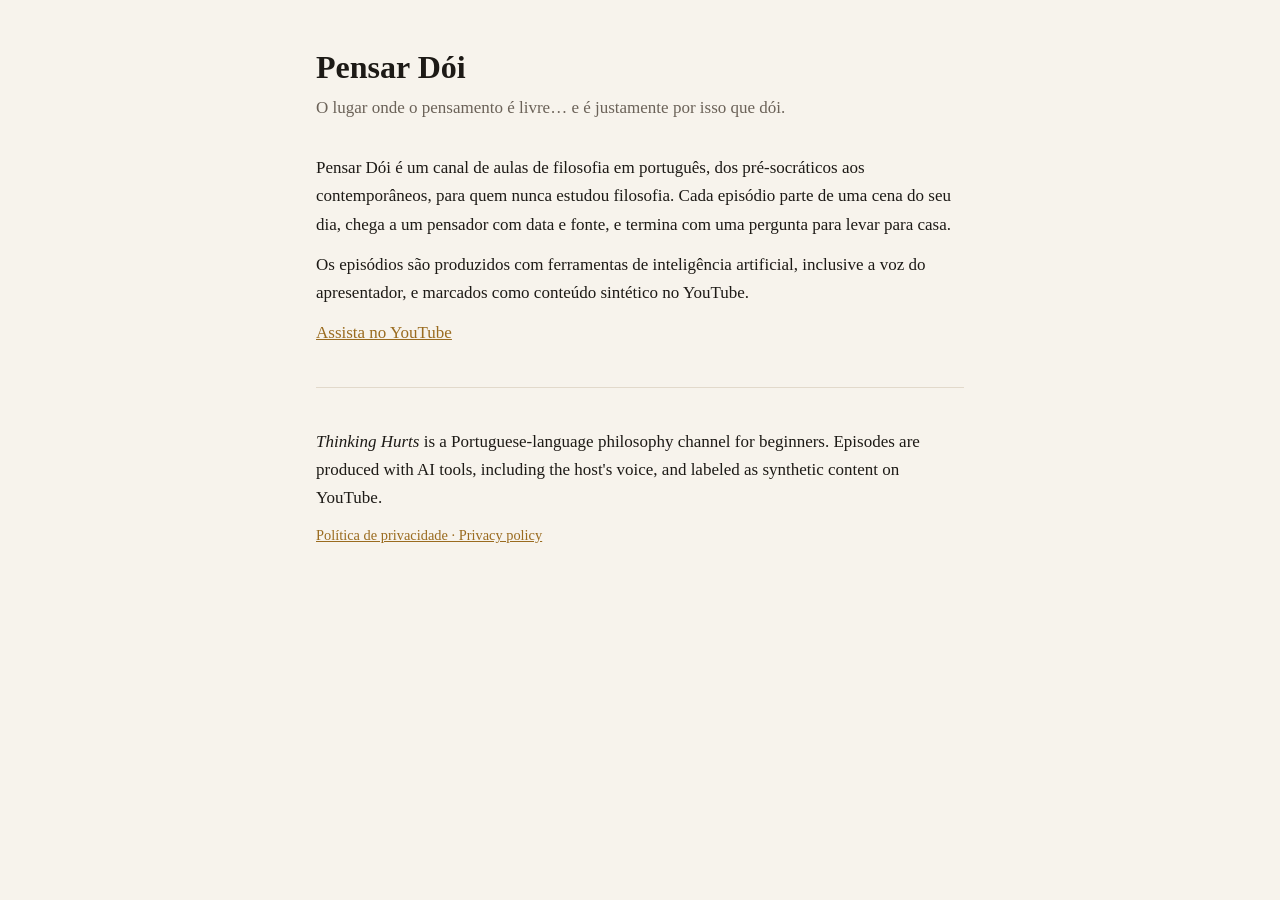
<file: index.html>
<!doctype html>
<html lang="pt-BR">
<head>
<meta charset="utf-8">
<meta name="viewport" content="width=device-width, initial-scale=1">
<title>Pensar Dói</title>
<meta name="description" content="Pensar Dói: aulas de filosofia para quem nunca estudou filosofia, com rigor e com exemplos do dia a dia.">
<link rel="stylesheet" href="estilo.css">
</head>
<body>
<main>
<h1>Pensar Dói</h1>
<p class="sub">O lugar onde o pensamento é livre… e é justamente por isso que dói.</p>
<p>Pensar Dói é um canal de aulas de filosofia em português, dos pré-socráticos aos contemporâneos, para quem nunca estudou filosofia. Cada episódio parte de uma cena do seu dia, chega a um pensador com data e fonte, e termina com uma pergunta para levar para casa.</p>
<p>Os episódios são produzidos com ferramentas de inteligência artificial, inclusive a voz do apresentador, e marcados como conteúdo sintético no YouTube.</p>
<p><a href="https://www.youtube.com/@pensar.doi.filosofia">Assista no YouTube</a></p>
<hr>
<p lang="en"><em>Thinking Hurts</em> is a Portuguese-language philosophy channel for beginners. Episodes are produced with AI tools, including the host's voice, and labeled as synthetic content on YouTube.</p>
<footer><a href="privacidade.html">Política de privacidade · Privacy policy</a></footer>
</main>
</body>
</html>
</file>
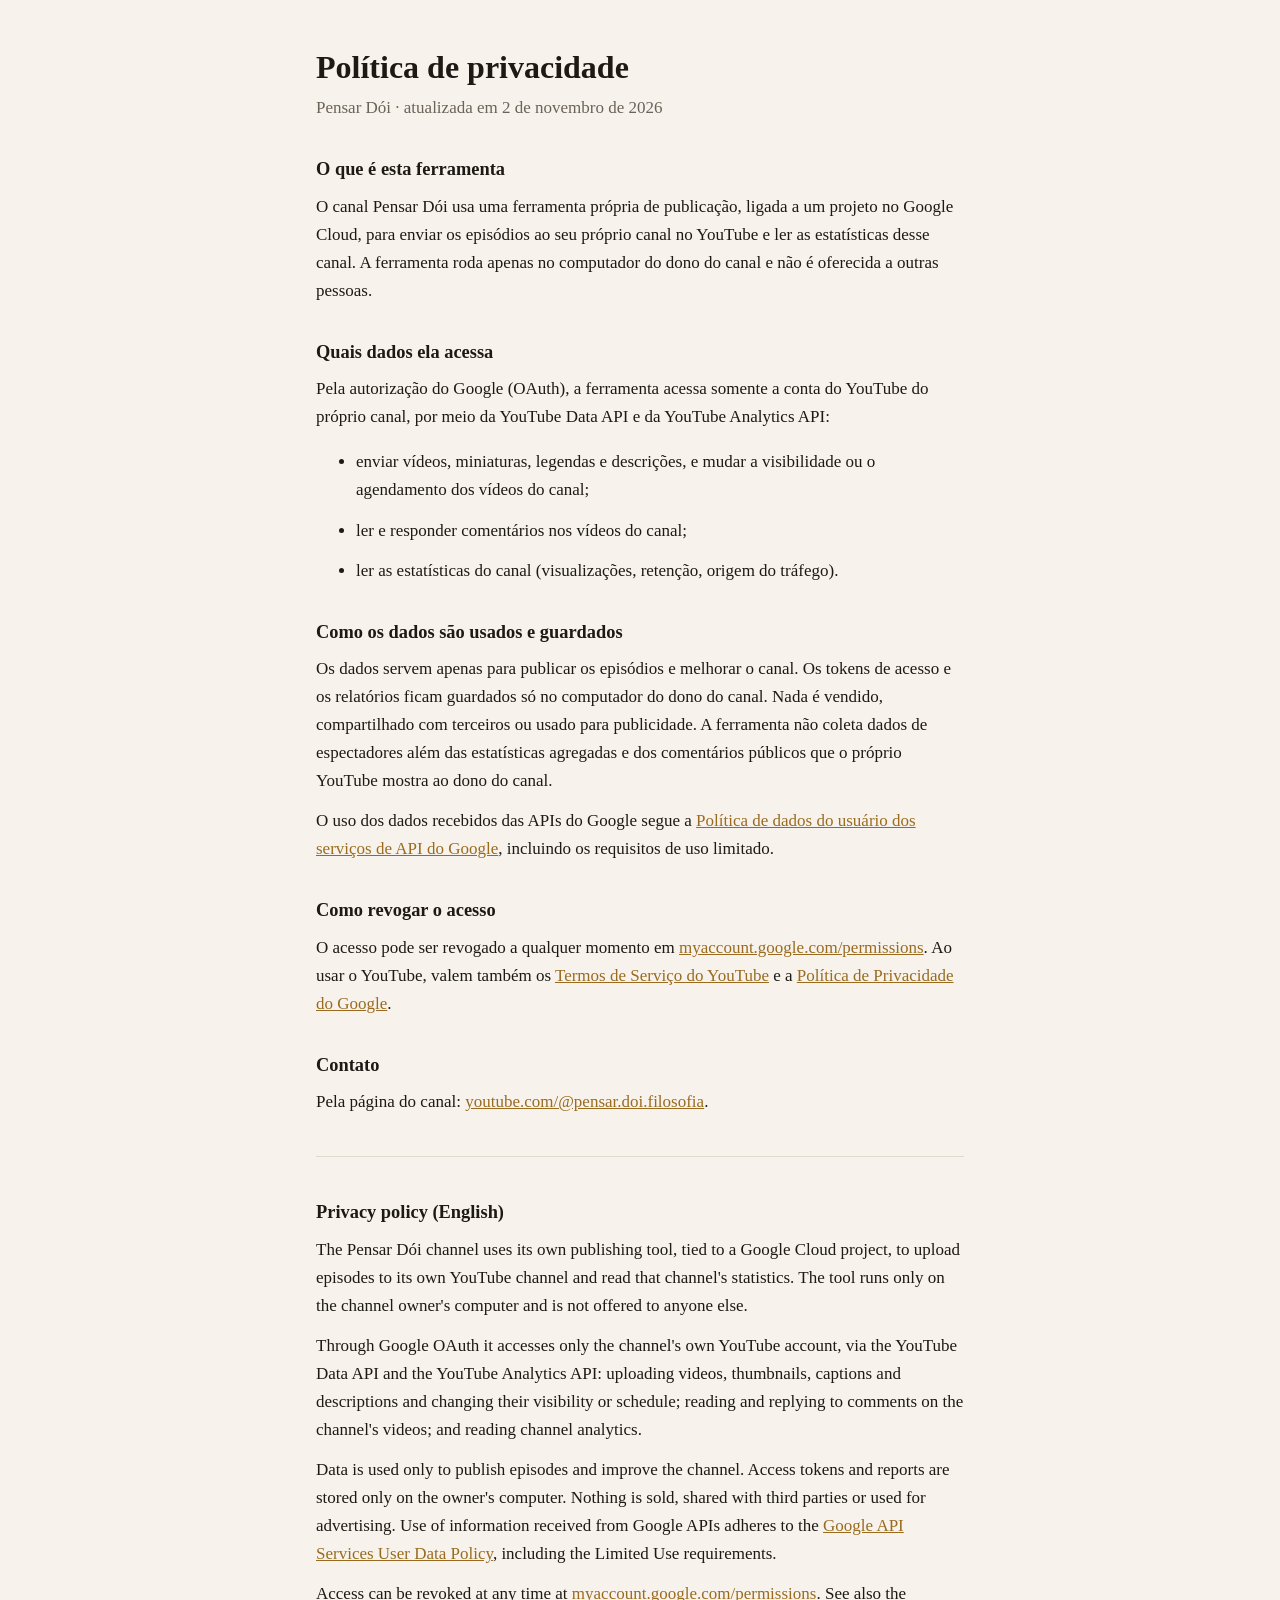
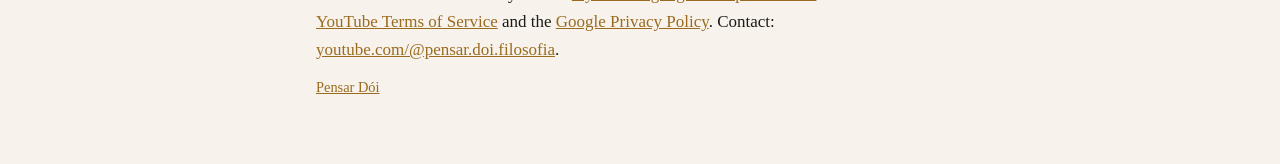
<file: privacidade.html>
<!doctype html>
<html lang="pt-BR">
<head>
<meta charset="utf-8">
<meta name="viewport" content="width=device-width, initial-scale=1">
<title>Política de privacidade</title>
<link rel="stylesheet" href="estilo.css">
</head>
<body>
<main>
<h1>Política de privacidade</h1>
<p class="sub">Pensar Dói · atualizada em 2 de novembro de 2026</p>

<h2>O que é esta ferramenta</h2>
<p>O canal Pensar Dói usa uma ferramenta própria de publicação, ligada a um projeto no Google Cloud, para enviar os episódios ao seu próprio canal no YouTube e ler as estatísticas desse canal. A ferramenta roda apenas no computador do dono do canal e não é oferecida a outras pessoas.</p>

<h2>Quais dados ela acessa</h2>
<p>Pela autorização do Google (OAuth), a ferramenta acessa somente a conta do YouTube do próprio canal, por meio da YouTube Data API e da YouTube Analytics API:</p>
<ul>
<li>enviar vídeos, miniaturas, legendas e descrições, e mudar a visibilidade ou o agendamento dos vídeos do canal;</li>
<li>ler e responder comentários nos vídeos do canal;</li>
<li>ler as estatísticas do canal (visualizações, retenção, origem do tráfego).</li>
</ul>

<h2>Como os dados são usados e guardados</h2>
<p>Os dados servem apenas para publicar os episódios e melhorar o canal. Os tokens de acesso e os relatórios ficam guardados só no computador do dono do canal. Nada é vendido, compartilhado com terceiros ou usado para publicidade. A ferramenta não coleta dados de espectadores além das estatísticas agregadas e dos comentários públicos que o próprio YouTube mostra ao dono do canal.</p>
<p>O uso dos dados recebidos das APIs do Google segue a <a href="https://developers.google.com/terms/api-services-user-data-policy">Política de dados do usuário dos serviços de API do Google</a>, incluindo os requisitos de uso limitado.</p>

<h2>Como revogar o acesso</h2>
<p>O acesso pode ser revogado a qualquer momento em <a href="https://myaccount.google.com/permissions">myaccount.google.com/permissions</a>. Ao usar o YouTube, valem também os <a href="https://www.youtube.com/t/terms">Termos de Serviço do YouTube</a> e a <a href="https://policies.google.com/privacy">Política de Privacidade do Google</a>.</p>

<h2>Contato</h2>
<p>Pela página do canal: <a href="https://www.youtube.com/@pensar.doi.filosofia">youtube.com/@pensar.doi.filosofia</a>.</p>

<hr>
<section lang="en">
<h2>Privacy policy (English)</h2>
<p>The Pensar Dói channel uses its own publishing tool, tied to a Google Cloud project, to upload episodes to its own YouTube channel and read that channel's statistics. The tool runs only on the channel owner's computer and is not offered to anyone else.</p>
<p>Through Google OAuth it accesses only the channel's own YouTube account, via the YouTube Data API and the YouTube Analytics API: uploading videos, thumbnails, captions and descriptions and changing their visibility or schedule; reading and replying to comments on the channel's videos; and reading channel analytics.</p>
<p>Data is used only to publish episodes and improve the channel. Access tokens and reports are stored only on the owner's computer. Nothing is sold, shared with third parties or used for advertising. Use of information received from Google APIs adheres to the <a href="https://developers.google.com/terms/api-services-user-data-policy">Google API Services User Data Policy</a>, including the Limited Use requirements.</p>
<p>Access can be revoked at any time at <a href="https://myaccount.google.com/permissions">myaccount.google.com/permissions</a>. See also the <a href="https://www.youtube.com/t/terms">YouTube Terms of Service</a> and the <a href="https://policies.google.com/privacy">Google Privacy Policy</a>. Contact: <a href="https://www.youtube.com/@pensar.doi.filosofia">youtube.com/@pensar.doi.filosofia</a>.</p>
</section>
<footer><a href="index.html">Pensar Dói</a></footer>
</main>
</body>
</html>
</file>
<file: estilo.css>
:root{--bg:#f7f3ec;--fg:#1d1a16;--muted:#6b6258;--accent:#9a6b1f;--rule:#e2d9cb}
@media (prefers-color-scheme:dark){:root{--bg:#141210;--fg:#ece6dc;--muted:#a59b8e;--accent:#d4a24c;--rule:#2c2823}}
*{box-sizing:border-box}body{margin:0;background:var(--bg);color:var(--fg);font:17px/1.65 Georgia,"Times New Roman",serif}
main{max-width:680px;margin:0 auto;padding:48px 16px 64px}h1{font-size:2rem;line-height:1.2;margin:0 0 8px}
h2{font-size:1.15rem;margin:32px 0 8px}p,li{margin:0 0 12px}.sub{color:var(--muted);margin-bottom:32px}
a{color:var(--accent)}hr{border:0;border-top:1px solid var(--rule);margin:40px 0}footer{color:var(--muted);font-size:.9rem}
</file>
